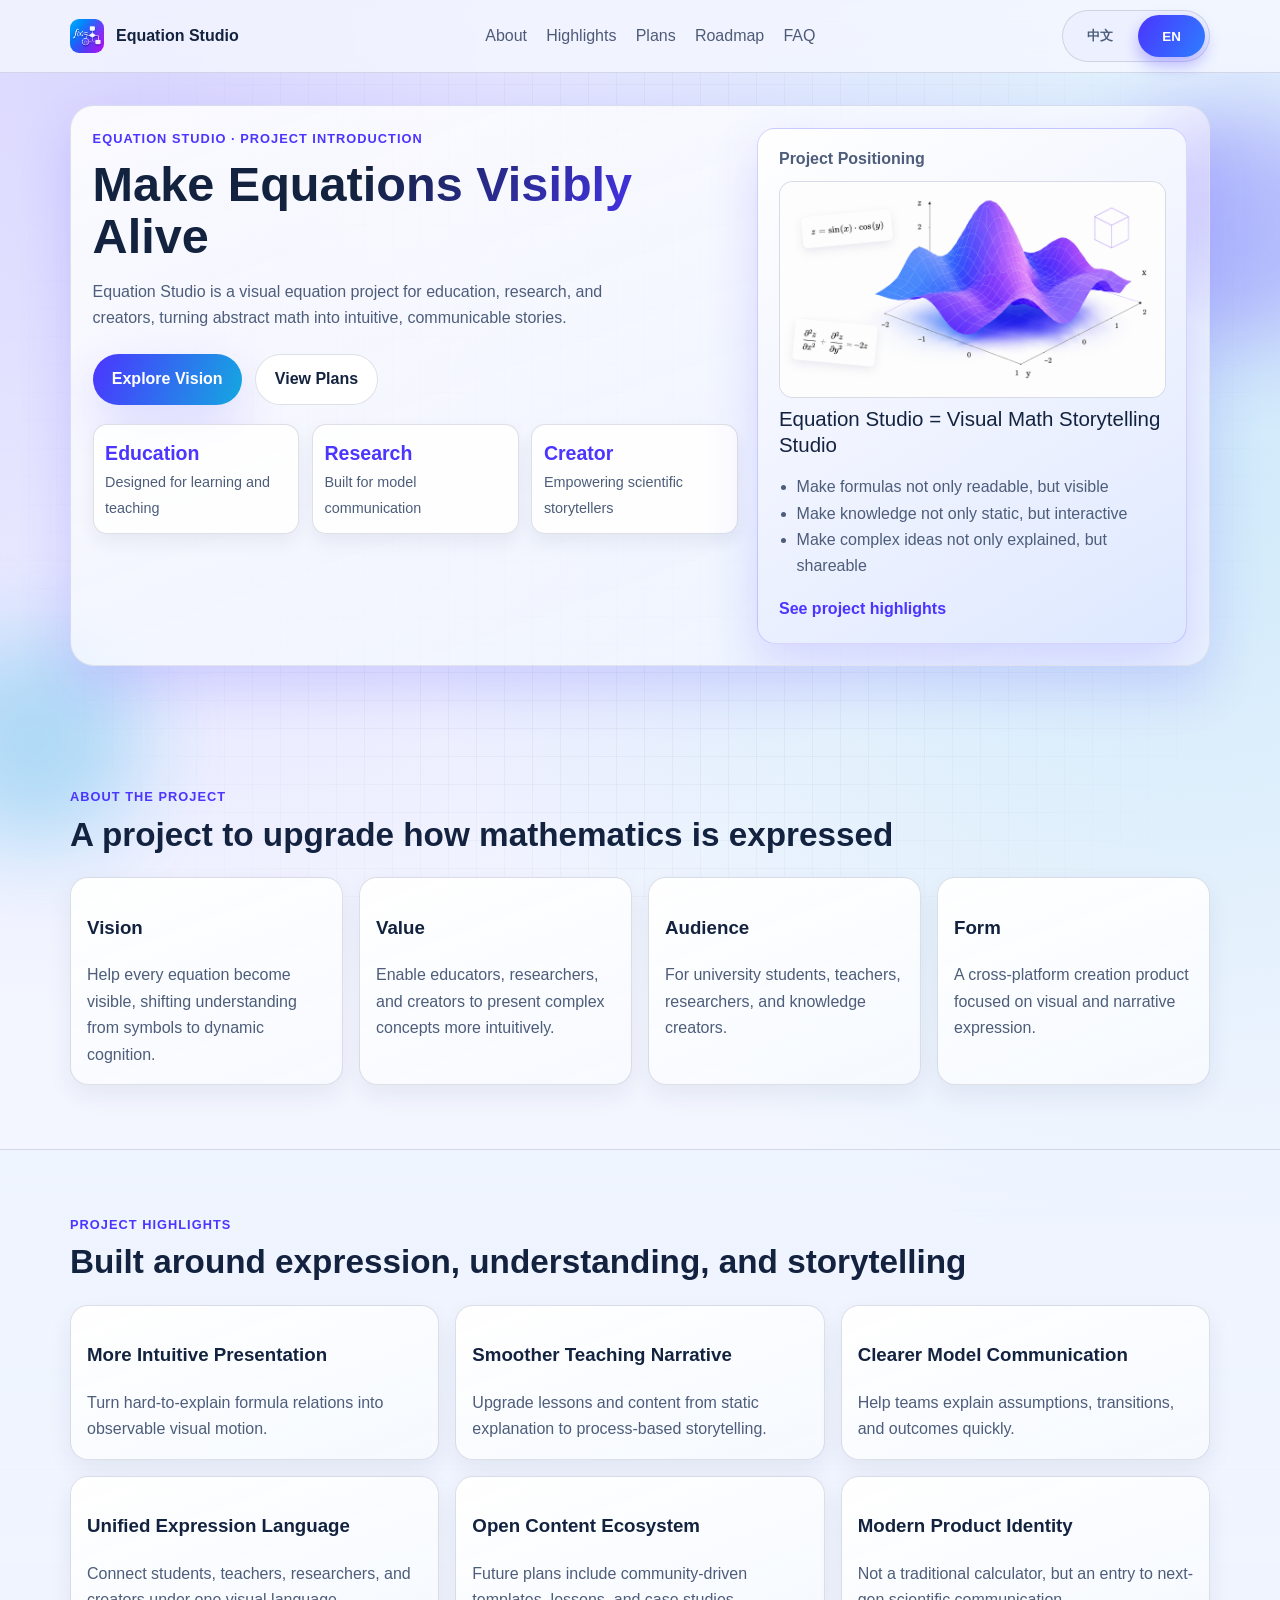
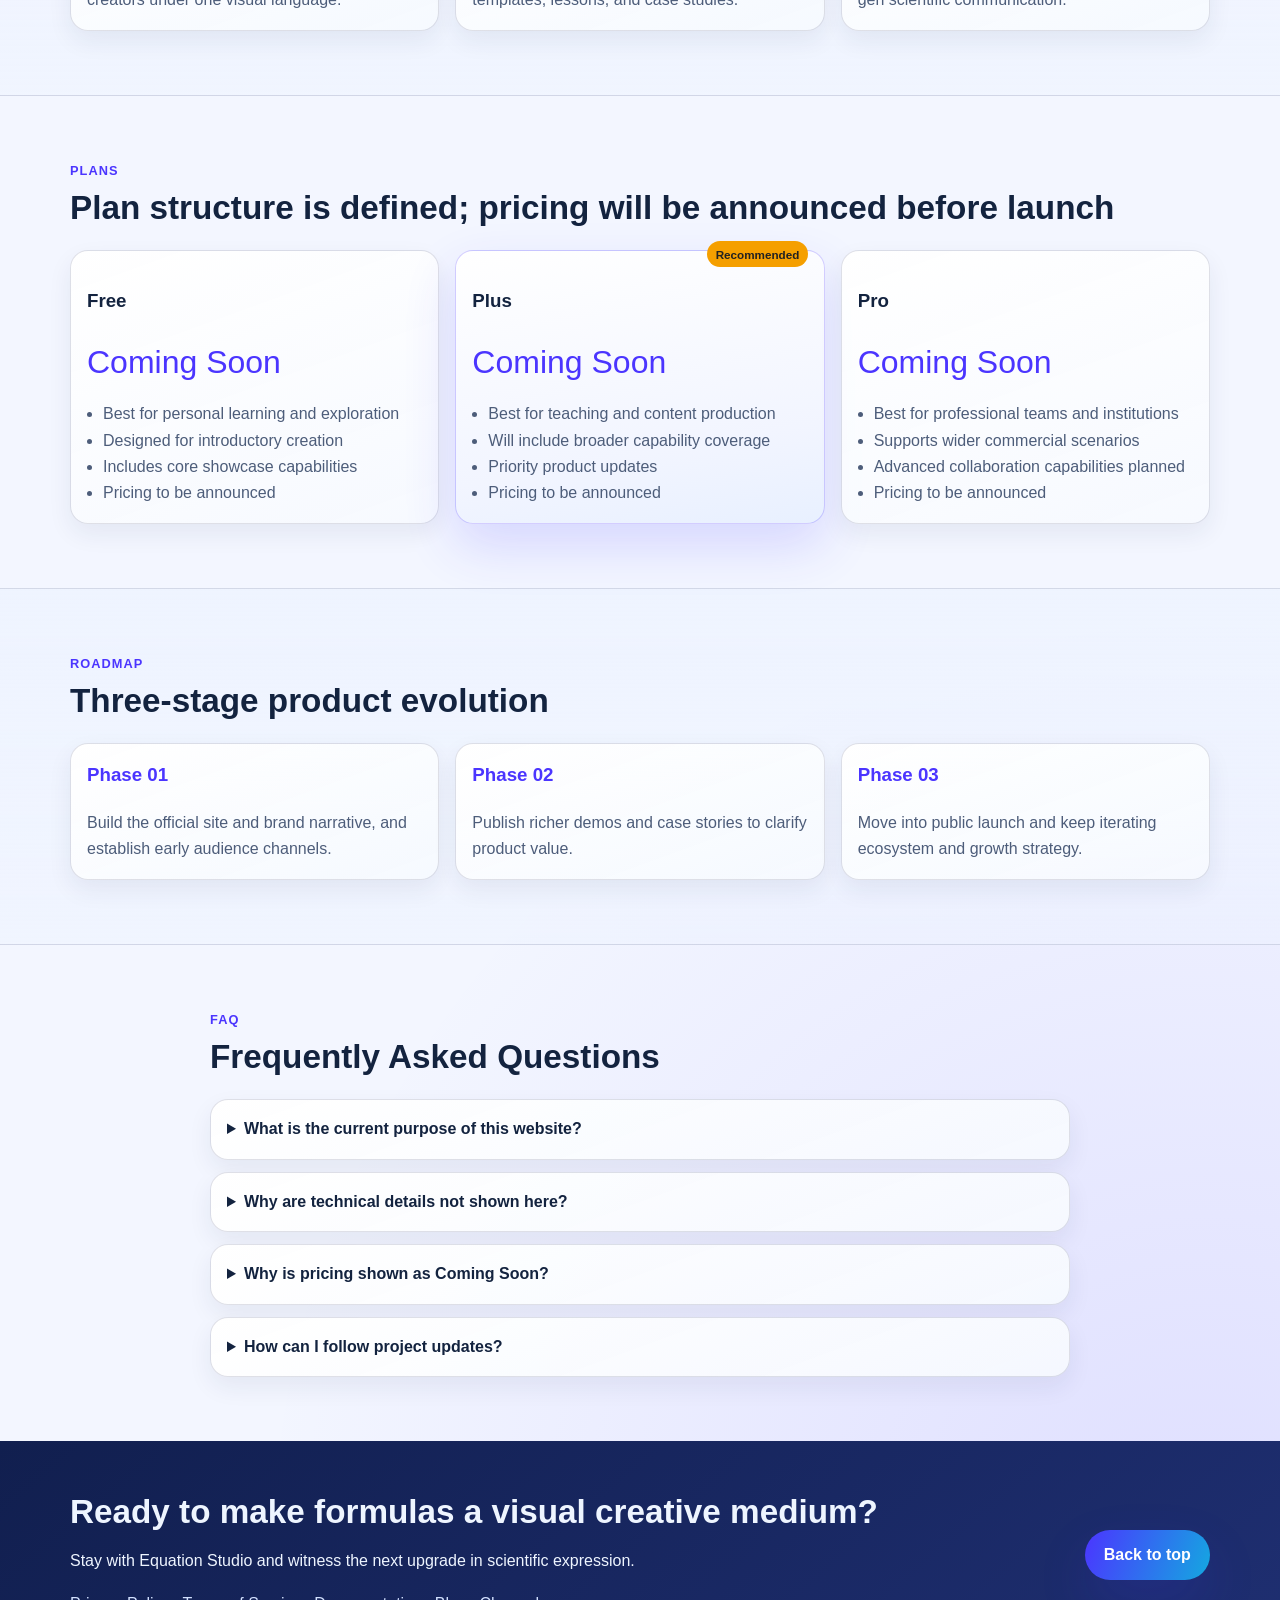
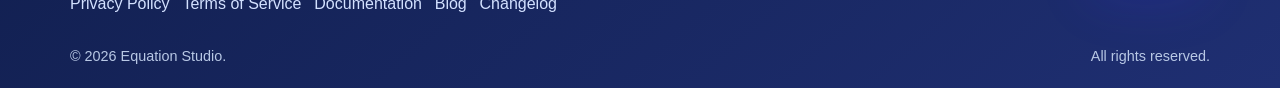
<file: index.html>
<!doctype html>
<html lang="zh-CN">
<head>
  <meta charset="UTF-8" />
  <meta name="viewport" content="width=device-width, initial-scale=1.0" />
  <title>Equation Studio | 方程工坊</title>
  <meta name="description" content="Equation Studio（方程工坊）是一个将抽象公式转化为直观表达的创作官网，服务教育、科研与科学传播。" />
  <meta name="keywords" content="Equation Studio, 方程工坊, 公式可视化, 教育创新, 科学传播" />
  <meta name="theme-color" content="#0f3dff" />
  <meta property="og:type" content="website" />
  <meta property="og:title" content="Equation Studio | 看见公式运行的过程" />
  <meta property="og:description" content="一个面向未来教育与科学传播的可视化公式创作项目。" />
  <meta property="og:image" content="assets/img/logo.png" />
  <meta property="og:url" content="https://equation-studio.github.io/EquationStudio/" />
  <meta name="twitter:card" content="summary_large_image" />
  <meta name="twitter:title" content="Equation Studio | 方程工坊" />
  <meta name="twitter:description" content="Visual Equation Creation for Education and Scientific Storytelling" />
  <link rel="canonical" href="https://equation-studio.github.io/EquationStudio/" />
  <link rel="stylesheet" href="assets/css/styles.css" />
  <script type="application/ld+json">
  {
    "@context": "https://schema.org",
    "@type": "SoftwareApplication",
    "name": "Equation Studio",
    "applicationCategory": "EducationalApplication",
    "operatingSystem": "iOS, iPadOS, macOS",
    "description": "A visual equation creation project for education and scientific communication."
  }
  </script>
</head>
<body>
  <div class="bg-orb orb-a" aria-hidden="true"></div>
  <div class="bg-orb orb-b" aria-hidden="true"></div>
  <div class="tech-grid" aria-hidden="true"></div>

  <header class="site-header" id="top">
    <div class="container nav-wrap">
      <a class="brand" href="#hero" aria-label="Equation Studio Home">
        <img src="assets/img/logo.png" alt="Equation Studio logo" />
        <span>Equation Studio</span>
      </a>

      <button class="menu-toggle" id="menuToggle" aria-label="Open menu" aria-expanded="false">☰</button>

      <nav class="site-nav" id="siteNav" aria-label="Main navigation">
        <a href="#about" data-i18n="navAbout">项目介绍</a>
        <a href="#features" data-i18n="navHighlights">亮点</a>
        <a href="#plans" data-i18n="navPlans">计划</a>
        <a href="#roadmap" data-i18n="navRoadmap">路线图</a>
        <a href="#faq" data-i18n="navFaq">常见问题</a>
      </nav>

      <fieldset class="lang-switch" aria-label="Language switch">
        <legend class="sr-only">Language switch</legend>
        <button class="lang-btn active" data-lang="zh">中文</button>
        <button class="lang-btn" data-lang="en">EN</button>
      </fieldset>
    </div>
  </header>

  <main>
    <section class="hero" id="hero">
      <div class="container hero-grid">
        <div class="hero-copy reveal">
          <p class="kicker" data-i18n="heroKicker">Equation Studio · Project Introduction</p>
          <h1 data-i18n="heroTitle">看见公式运行的过程</h1>
          <p class="hero-desc" data-i18n="heroDesc">
            Equation Studio 是一个面向教育、科研与内容创作的可视化公式项目，让抽象数学表达变得直观、可讲述、可分享。
          </p>
          <div class="hero-actions">
            <a class="btn btn-primary" href="#about" data-i18n="heroPrimary">了解项目愿景</a>
            <a class="btn btn-ghost" href="#plans" data-i18n="heroSecondary">查看合作计划</a>
          </div>
          <div class="hero-metrics">
            <article>
              <strong data-i18n="metric1Value">Education</strong>
              <span data-i18n="metric1Label">面向学习与教学场景</span>
            </article>
            <article>
              <strong data-i18n="metric2Value">Research</strong>
              <span data-i18n="metric2Label">支持模型表达与传播</span>
            </article>
            <article>
              <strong data-i18n="metric3Value">Creator</strong>
              <span data-i18n="metric3Label">服务知识创作者叙事</span>
            </article>
          </div>
        </div>

        <aside class="hero-panel reveal" aria-label="Project positioning panel">
          <h2 data-i18n="panelTitle">项目定位</h2>
          <img class="hero-art" src="assets/img/hero-original.png" alt="Equation Studio visual equation illustration" />
          <p class="panel-eq" data-i18n="panelEq">Equation Studio = Visual Math Storytelling Studio</p>
          <ul>
            <li data-i18n="panelItem1">让公式不止可读，而是可被看见</li>
            <li data-i18n="panelItem2">让知识表达不止静态，而是可交互</li>
            <li data-i18n="panelItem3">让复杂概念不止解释，而是可传播</li>
          </ul>
          <a href="#features" class="panel-link" data-i18n="panelLink">查看项目亮点</a>
        </aside>
      </div>
    </section>

    <section class="section" id="about">
      <div class="container">
        <header class="section-head reveal">
          <p class="kicker" data-i18n="aboutKicker">About The Project</p>
          <h2 data-i18n="aboutTitle">这是一个关于“数学表达方式升级”的项目</h2>
        </header>
        <div class="card-grid four">
          <article class="card reveal">
            <h3 data-i18n="about1Title">项目愿景</h3>
            <p data-i18n="about1Desc">让每一个公式都能被看见，让理解从符号记忆转向动态认知。</p>
          </article>
          <article class="card reveal">
            <h3 data-i18n="about2Title">项目价值</h3>
            <p data-i18n="about2Desc">帮助教学、科研与创作团队以更直观方式呈现复杂概念。</p>
          </article>
          <article class="card reveal">
            <h3 data-i18n="about3Title">项目人群</h3>
            <p data-i18n="about3Desc">覆盖大学生、教师、科研人员与知识内容创作者。</p>
          </article>
          <article class="card reveal">
            <h3 data-i18n="about4Title">项目形态</h3>
            <p data-i18n="about4Desc">以跨平台创作工具为目标，聚焦“可视化 + 叙事化”表达体验。</p>
          </article>
        </div>
      </div>
    </section>

    <section class="section alt" id="features">
      <div class="container">
        <header class="section-head reveal">
          <p class="kicker" data-i18n="featureKicker">Project Highlights</p>
          <h2 data-i18n="featureTitle">围绕表达、理解与传播设计体验</h2>
        </header>
        <div class="card-grid three">
          <article class="feature-card reveal">
            <h3 data-i18n="f1Title">更直观的知识呈现</h3>
            <p data-i18n="f1Desc">把难以讲清的公式关系，转化为可观察的动态画面。</p>
          </article>
          <article class="feature-card reveal">
            <h3 data-i18n="f2Title">更顺滑的教学叙事</h3>
            <p data-i18n="f2Desc">让课堂和内容制作从静态讲述升级为过程化讲述。</p>
          </article>
          <article class="feature-card reveal">
            <h3 data-i18n="f3Title">更清晰的模型沟通</h3>
            <p data-i18n="f3Desc">在团队协作中快速解释模型假设、变化与结果关系。</p>
          </article>
          <article class="feature-card reveal">
            <h3 data-i18n="f4Title">更统一的创作语言</h3>
            <p data-i18n="f4Desc">连接学生、老师、研究者与创作者，统一表达语境。</p>
          </article>
          <article class="feature-card reveal">
            <h3 data-i18n="f5Title">更开放的内容生态</h3>
            <p data-i18n="f5Desc">未来将支持模板、课程和案例的社区共建与共享。</p>
          </article>
          <article class="feature-card reveal">
            <h3 data-i18n="f6Title">更现代的产品形象</h3>
            <p data-i18n="f6Desc">不是传统计算器，而是下一代科学表达平台的官网入口。</p>
          </article>
        </div>
      </div>
    </section>

    <section class="section" id="plans">
      <div class="container">
        <header class="section-head reveal">
          <p class="kicker" data-i18n="plansKicker">Plans</p>
          <h2 data-i18n="plansTitle">版本计划已定义，价格将在正式发布前公布</h2>
        </header>
        <div class="price-grid">
          <article class="price-card reveal">
            <h3>Free</h3>
            <p class="price" data-i18n="freeState">Coming Soon</p>
            <ul>
              <li data-i18n="free1">适合个人学习与探索</li>
              <li data-i18n="free2">面向入门创作体验</li>
              <li data-i18n="free3">开放基础展示能力</li>
              <li data-i18n="free4">价格待公布</li>
            </ul>
          </article>
          <article class="price-card featured reveal">
            <span class="badge" data-i18n="plusBadge">Recommended</span>
            <h3>Plus</h3>
            <p class="price" data-i18n="plusState">Coming Soon</p>
            <ul>
              <li data-i18n="plus1">适合教学与内容制作</li>
              <li data-i18n="plus2">将提供更完整能力范围</li>
              <li data-i18n="plus3">优先获得更新通知</li>
              <li data-i18n="plus4">价格待公布</li>
            </ul>
          </article>
          <article class="price-card reveal">
            <h3>Pro</h3>
            <p class="price" data-i18n="proState">Coming Soon</p>
            <ul>
              <li data-i18n="pro1">适合专业团队与机构</li>
              <li data-i18n="pro2">支持更广泛的商业场景</li>
              <li data-i18n="pro3">将开放高级协作能力</li>
              <li data-i18n="pro4">价格待公布</li>
            </ul>
          </article>
        </div>
      </div>
    </section>

    <section class="section alt" id="roadmap">
      <div class="container">
        <header class="section-head reveal">
          <p class="kicker">Roadmap</p>
          <h2 data-i18n="roadmapTitle">三阶段产品演进</h2>
        </header>
        <div class="timeline">
          <article class="milestone reveal">
            <h3 data-i18n="roadmapP1">Phase 01</h3>
            <p data-i18n="roadmapV1">完成项目官网与品牌信息建设，建立早期用户沟通渠道。</p>
          </article>
          <article class="milestone reveal">
            <h3 data-i18n="roadmapP2">Phase 02</h3>
            <p data-i18n="roadmapV2">开放更多产品演示内容与案例，形成清晰的产品价值认知。</p>
          </article>
          <article class="milestone reveal">
            <h3 data-i18n="roadmapP3">Phase 03</h3>
            <p data-i18n="roadmapV3">进入公开发布阶段，持续迭代生态内容与用户增长体系。</p>
          </article>
        </div>
      </div>
    </section>

    <section class="section" id="faq">
      <div class="container narrow">
        <header class="section-head reveal">
          <p class="kicker">FAQ</p>
          <h2 data-i18n="faqTitle">常见问题</h2>
        </header>
        <div class="faq-list">
          <details class="faq-item reveal">
            <summary data-i18n="faqQ1">这个官网目前是什么定位？</summary>
            <p data-i18n="faqA1">它是 Equation Studio 的项目介绍官网，用于展示愿景、价值和发展方向。</p>
          </details>
          <details class="faq-item reveal">
            <summary data-i18n="faqQ2">为什么不展示具体技术细节？</summary>
            <p data-i18n="faqA2">当前页面聚焦对外介绍，技术实现会在后续文档与发布说明中逐步公开。</p>
          </details>
          <details class="faq-item reveal">
            <summary data-i18n="faqQ3">为什么价格显示为 Coming Soon？</summary>
            <p data-i18n="faqA3">定价策略仍在评估阶段，官网会在正式发布前统一公布。</p>
          </details>
          <details class="faq-item reveal">
            <summary data-i18n="faqQ4">我可以提前关注项目动态吗？</summary>
            <p data-i18n="faqA4">可以。你可以通过文档、博客和更新日志持续关注项目进展。</p>
          </details>
        </div>
      </div>
    </section>
  </main>

  <footer class="site-footer" id="cta-footer">
    <div class="container footer-wrap reveal">
      <div>
        <h2 data-i18n="footerTitle">准备把公式变成可见创作了吗？</h2>
        <p data-i18n="footerDesc">加入 Equation Studio，开启教育与科学传播的新表达方式。</p>
        <p class="footer-links">
          <a href="pages/legal/privacy-policy.html" data-i18n="footerPrivacy">隐私政策</a>
          <a href="pages/legal/terms-of-service.html" data-i18n="footerTerms">服务条款</a>
          <a href="pages/docs/index.html" data-i18n="footerDocs">文档中心</a>
          <a href="pages/blog/index.html" data-i18n="footerBlog">博客</a>
          <a href="pages/changelog/index.html" data-i18n="footerChangelog">更新日志</a>
        </p>
      </div>
      <a href="#top" class="btn btn-primary" data-i18n="footerAction">回到顶部</a>
    </div>
    <p class="copyright">
      <span>© <span id="year"></span> Equation Studio.</span>
      <span data-i18n="copyright">All rights reserved.</span>
    </p>
  </footer>

  <script src="assets/js/main.js"></script>
</body>
</html>
</file>
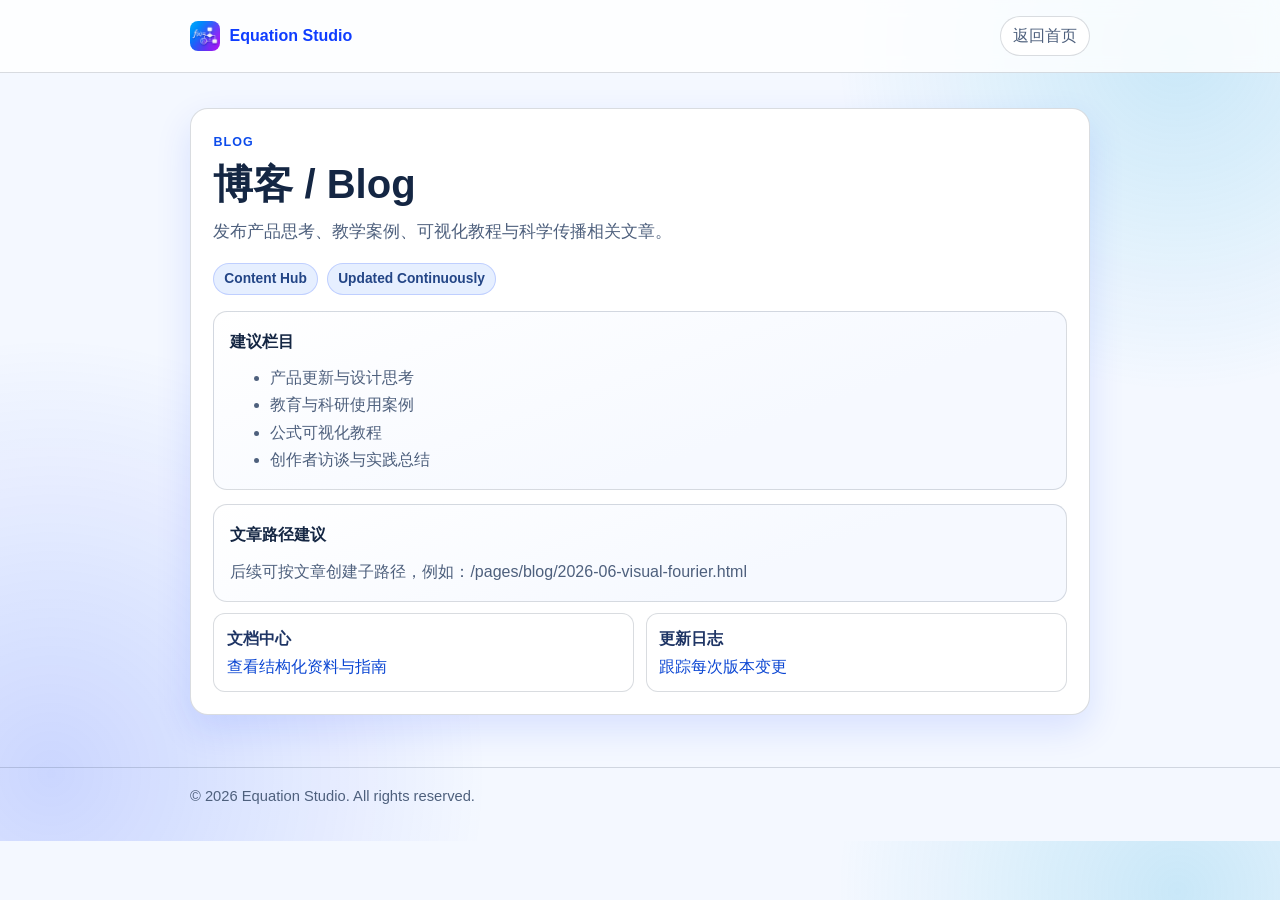
<file: pages/blog/index.html>
<!doctype html>
<html lang="zh-CN">
<head>
  <meta charset="UTF-8" />
  <meta name="viewport" content="width=device-width, initial-scale=1.0" />
  <title>博客 | Equation Studio</title>
  <meta name="description" content="Equation Studio 博客，发布产品思考、教程与案例。" />
  <link rel="stylesheet" href="../../assets/css/page.css" />
</head>
<body>
  <header class="page-header">
    <div class="container">
      <a class="brand" href="../../index.html"><img src="../../assets/img/logo.png" alt="Equation Studio logo" />Equation Studio</a>
      <a class="back-link" href="../../index.html">返回首页</a>
    </div>
  </header>

  <main>
    <div class="container card">
      <p class="eyebrow">Blog</p>
      <h1>博客 / Blog</h1>
      <p class="subtitle">发布产品思考、教学案例、可视化教程与科学传播相关文章。</p>
      <div class="meta-row">
        <span class="chip">Content Hub</span>
        <span class="chip">Updated Continuously</span>
      </div>

      <div class="section-grid">
        <section class="section-item">
          <h3>建议栏目</h3>
          <ul>
            <li>产品更新与设计思考</li>
            <li>教育与科研使用案例</li>
            <li>公式可视化教程</li>
            <li>创作者访谈与实践总结</li>
          </ul>
        </section>

        <section class="section-item">
          <h3>文章路径建议</h3>
          <p>后续可按文章创建子路径，例如：/pages/blog/2026-06-visual-fourier.html</p>
        </section>
      </div>

      <div class="link-grid">
        <a class="link-card" href="../docs/index.html"><strong>文档中心</strong><span>查看结构化资料与指南</span></a>
        <a class="link-card" href="../changelog/index.html"><strong>更新日志</strong><span>跟踪每次版本变更</span></a>
      </div>
    </div>
  </main>

  <footer>
    <div class="container">© 2026 Equation Studio. All rights reserved.</div>
  </footer>
</body>
</html>
</file>
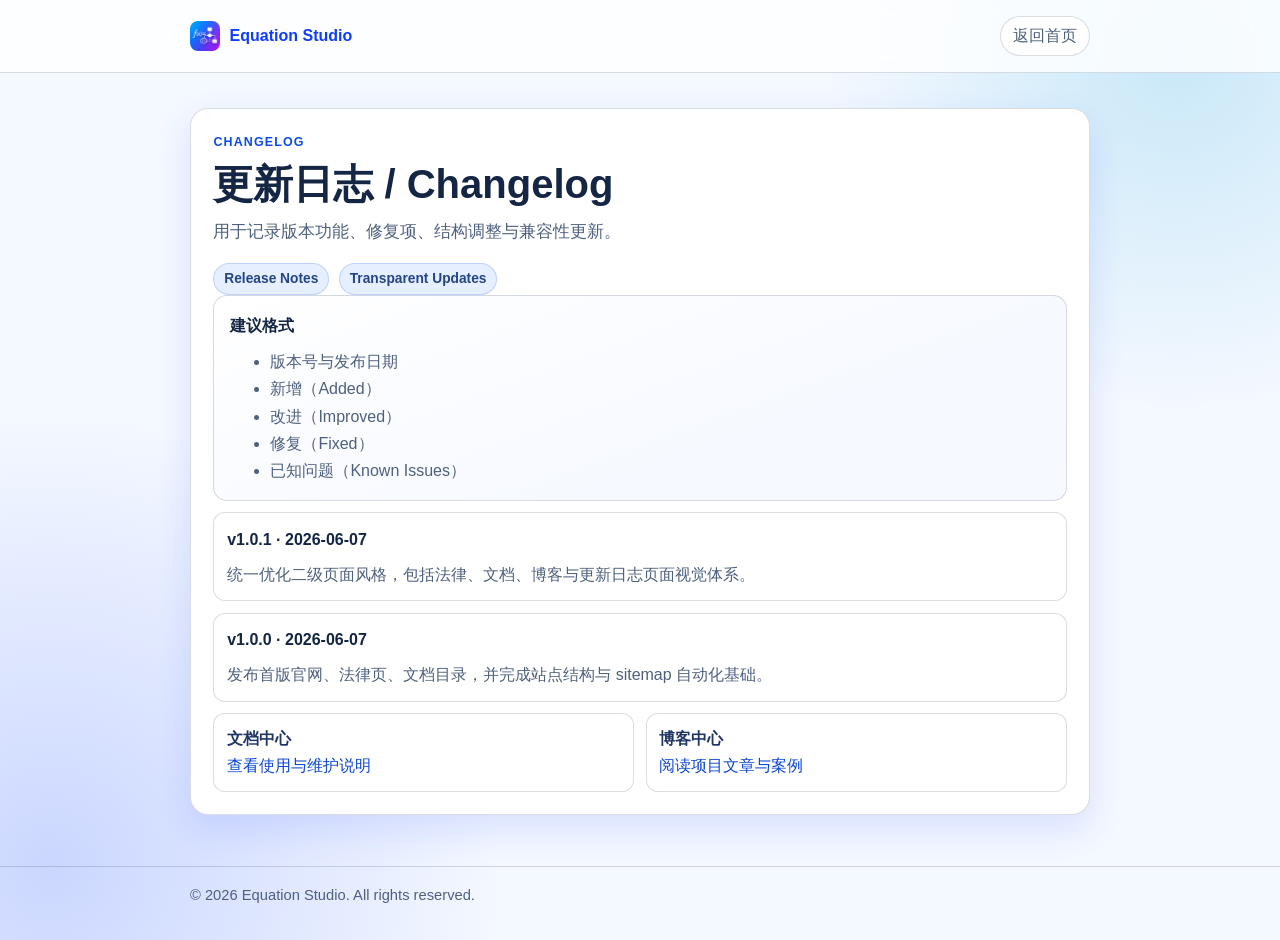
<file: pages/changelog/index.html>
<!doctype html>
<html lang="zh-CN">
<head>
  <meta charset="UTF-8" />
  <meta name="viewport" content="width=device-width, initial-scale=1.0" />
  <title>更新日志 | Equation Studio</title>
  <meta name="description" content="Equation Studio 更新日志，追踪版本迭代与功能变化。" />
  <link rel="stylesheet" href="../../assets/css/page.css" />
</head>
<body>
  <header class="page-header">
    <div class="container">
      <a class="brand" href="../../index.html"><img src="../../assets/img/logo.png" alt="Equation Studio logo" />Equation Studio</a>
      <a class="back-link" href="../../index.html">返回首页</a>
    </div>
  </header>

  <main>
    <div class="container card">
      <p class="eyebrow">Changelog</p>
      <h1>更新日志 / Changelog</h1>
      <p class="subtitle">用于记录版本功能、修复项、结构调整与兼容性更新。</p>
      <div class="meta-row">
        <span class="chip">Release Notes</span>
        <span class="chip">Transparent Updates</span>
      </div>

      <section class="section-item">
        <h3>建议格式</h3>
        <ul>
          <li>版本号与发布日期</li>
          <li>新增（Added）</li>
          <li>改进（Improved）</li>
          <li>修复（Fixed）</li>
          <li>已知问题（Known Issues）</li>
        </ul>
      </section>

      <div class="timeline">
        <article class="item">
          <h3>v1.0.1 · 2026-06-07</h3>
          <p>统一优化二级页面风格，包括法律、文档、博客与更新日志页面视觉体系。</p>
        </article>
        <article class="item">
          <h3>v1.0.0 · 2026-06-07</h3>
          <p>发布首版官网、法律页、文档目录，并完成站点结构与 sitemap 自动化基础。</p>
        </article>
      </div>

      <div class="link-grid">
        <a class="link-card" href="../docs/index.html"><strong>文档中心</strong><span>查看使用与维护说明</span></a>
        <a class="link-card" href="../blog/index.html"><strong>博客中心</strong><span>阅读项目文章与案例</span></a>
      </div>
    </div>
  </main>

  <footer>
    <div class="container">© 2026 Equation Studio. All rights reserved.</div>
  </footer>
</body>
</html>
</file>
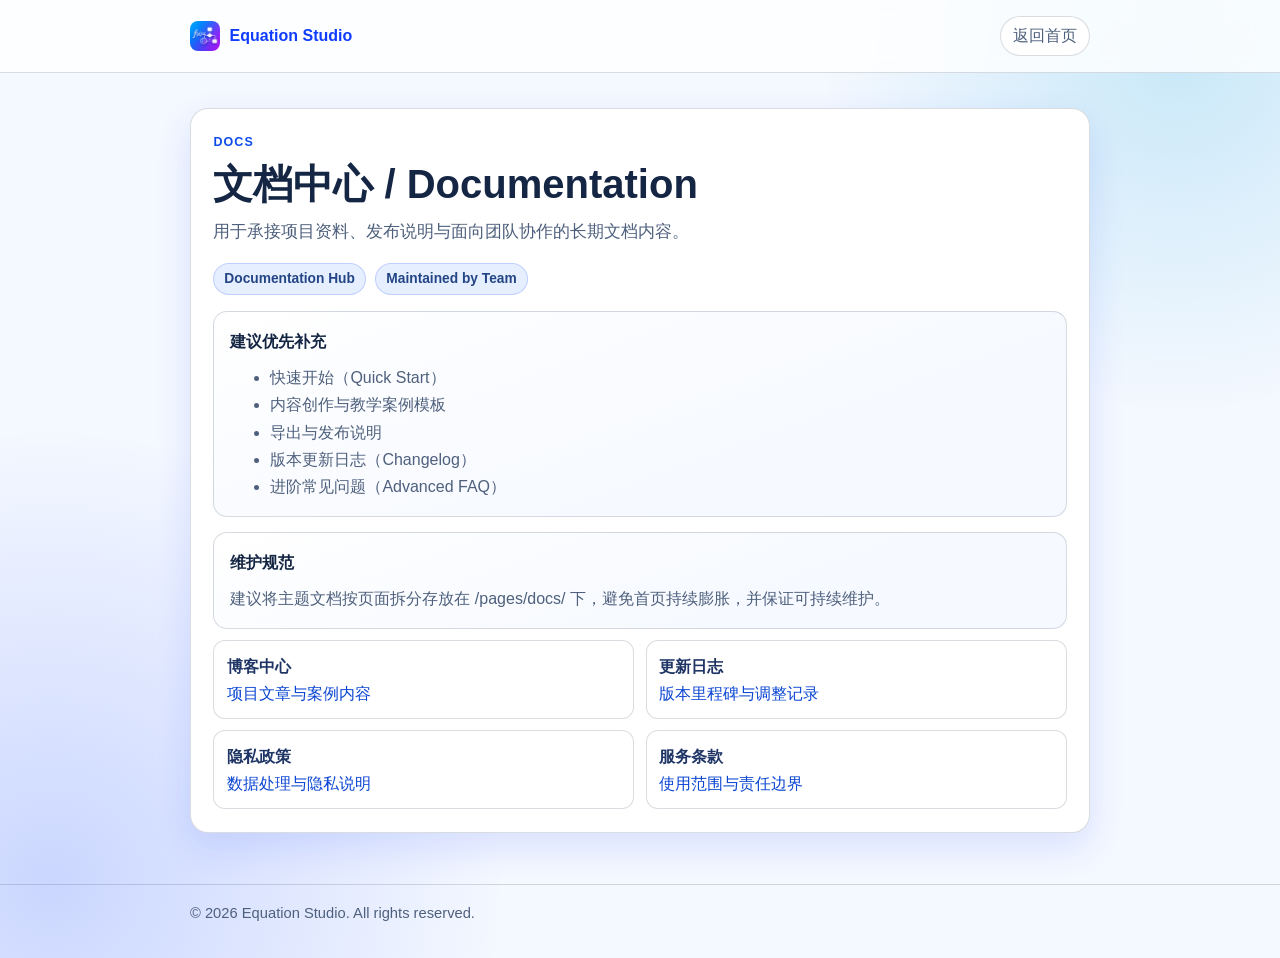
<file: pages/docs/index.html>
<!doctype html>
<html lang="zh-CN">
<head>
  <meta charset="UTF-8" />
  <meta name="viewport" content="width=device-width, initial-scale=1.0" />
  <title>文档中心 | Equation Studio</title>
  <meta name="description" content="Equation Studio 文档中心。" />
  <link rel="stylesheet" href="../../assets/css/page.css" />
</head>
<body>
  <header class="page-header">
    <div class="container">
      <a class="brand" href="../../index.html"><img src="../../assets/img/logo.png" alt="Equation Studio logo" />Equation Studio</a>
      <a class="back-link" href="../../index.html">返回首页</a>
    </div>
  </header>

  <main>
    <div class="container card">
      <p class="eyebrow">Docs</p>
      <h1>文档中心 / Documentation</h1>
      <p class="subtitle">用于承接项目资料、发布说明与面向团队协作的长期文档内容。</p>
      <div class="meta-row">
        <span class="chip">Documentation Hub</span>
        <span class="chip">Maintained by Team</span>
      </div>

      <div class="section-grid">
        <section class="section-item">
          <h3>建议优先补充</h3>
          <ul>
            <li>快速开始（Quick Start）</li>
            <li>内容创作与教学案例模板</li>
            <li>导出与发布说明</li>
            <li>版本更新日志（Changelog）</li>
            <li>进阶常见问题（Advanced FAQ）</li>
          </ul>
        </section>

        <section class="section-item">
          <h3>维护规范</h3>
          <p>建议将主题文档按页面拆分存放在 /pages/docs/ 下，避免首页持续膨胀，并保证可持续维护。</p>
        </section>
      </div>

      <div class="link-grid">
        <a class="link-card" href="../blog/index.html"><strong>博客中心</strong><span>项目文章与案例内容</span></a>
        <a class="link-card" href="../changelog/index.html"><strong>更新日志</strong><span>版本里程碑与调整记录</span></a>
        <a class="link-card" href="../legal/privacy-policy.html"><strong>隐私政策</strong><span>数据处理与隐私说明</span></a>
        <a class="link-card" href="../legal/terms-of-service.html"><strong>服务条款</strong><span>使用范围与责任边界</span></a>
      </div>
    </div>
  </main>

  <footer>
    <div class="container">© 2026 Equation Studio. All rights reserved.</div>
  </footer>
</body>
</html>
</file>
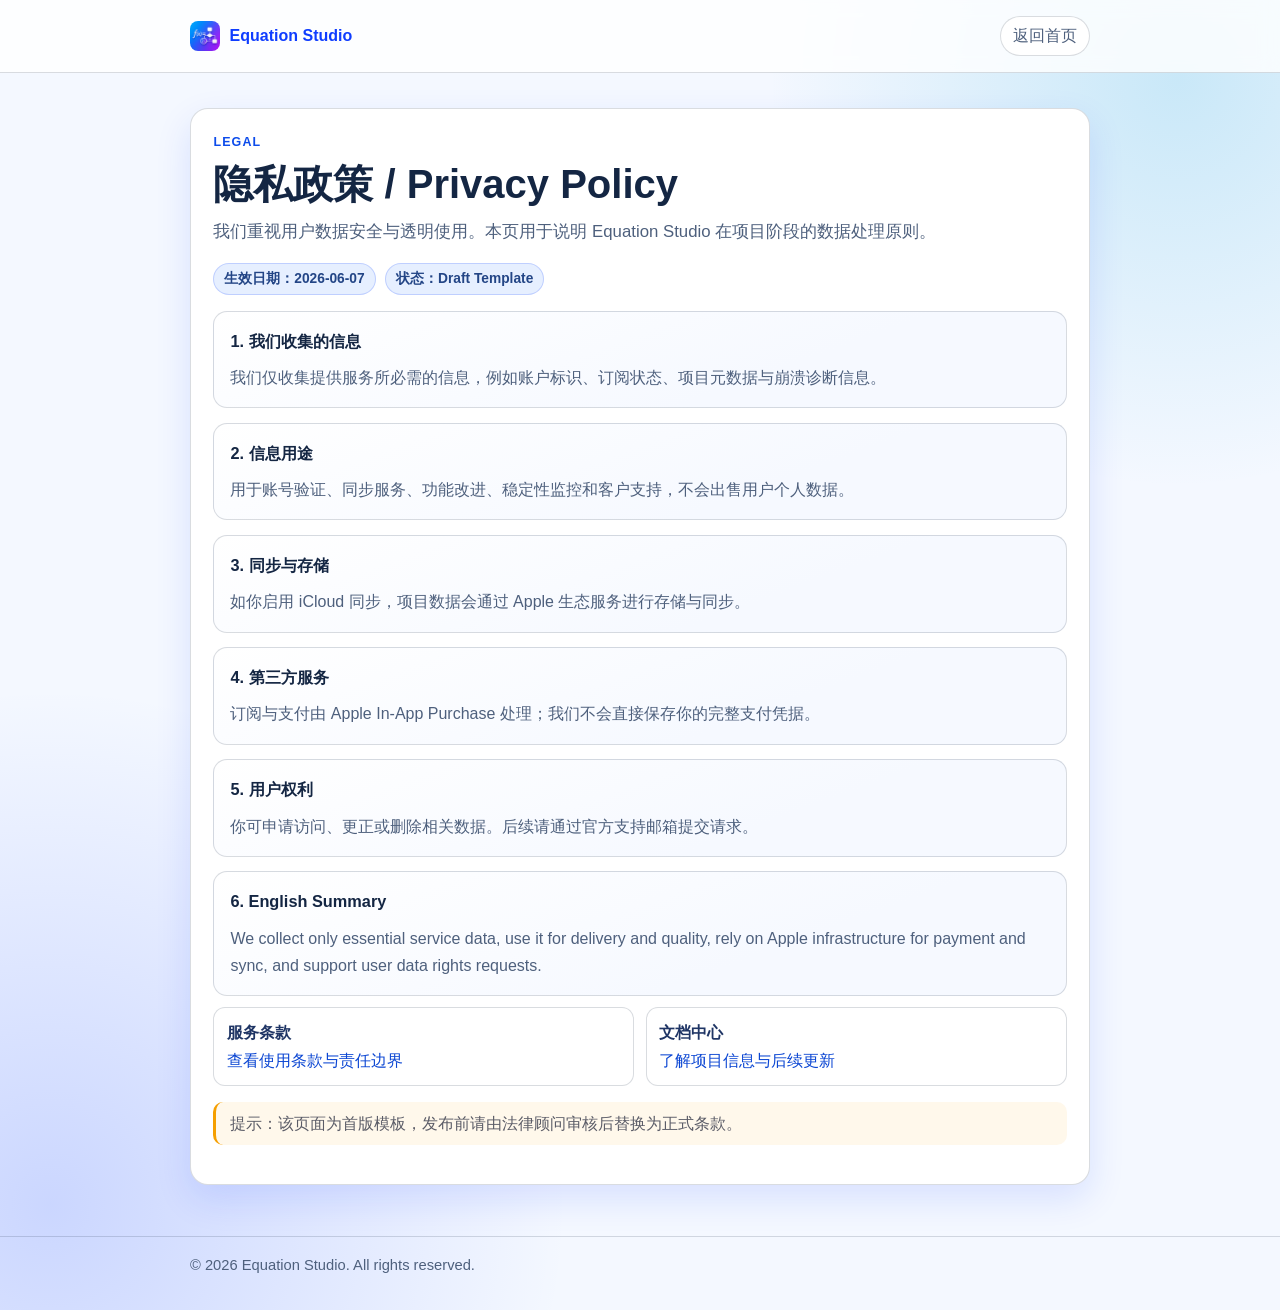
<file: pages/legal/privacy-policy.html>
<!doctype html>
<html lang="zh-CN">
<head>
  <meta charset="UTF-8" />
  <meta name="viewport" content="width=device-width, initial-scale=1.0" />
  <title>隐私政策 | Equation Studio</title>
  <meta name="description" content="Equation Studio 隐私政策页面。" />
  <link rel="stylesheet" href="../../assets/css/page.css" />
</head>
<body>
  <header class="page-header">
    <div class="container">
      <a class="brand" href="../../index.html"><img src="../../assets/img/logo.png" alt="Equation Studio logo" />Equation Studio</a>
      <a class="back-link" href="../../index.html">返回首页</a>
    </div>
  </header>

  <main>
    <div class="container card">
      <p class="eyebrow">Legal</p>
      <h1>隐私政策 / Privacy Policy</h1>
      <p class="subtitle">我们重视用户数据安全与透明使用。本页用于说明 Equation Studio 在项目阶段的数据处理原则。</p>
      <div class="meta-row">
        <span class="chip">生效日期：2026-06-07</span>
        <span class="chip">状态：Draft Template</span>
      </div>

      <div class="section-grid">
        <section class="section-item">
          <h3>1. 我们收集的信息</h3>
          <p>我们仅收集提供服务所必需的信息，例如账户标识、订阅状态、项目元数据与崩溃诊断信息。</p>
        </section>

        <section class="section-item">
          <h3>2. 信息用途</h3>
          <p>用于账号验证、同步服务、功能改进、稳定性监控和客户支持，不会出售用户个人数据。</p>
        </section>

        <section class="section-item">
          <h3>3. 同步与存储</h3>
          <p>如你启用 iCloud 同步，项目数据会通过 Apple 生态服务进行存储与同步。</p>
        </section>

        <section class="section-item">
          <h3>4. 第三方服务</h3>
          <p>订阅与支付由 Apple In-App Purchase 处理；我们不会直接保存你的完整支付凭据。</p>
        </section>

        <section class="section-item">
          <h3>5. 用户权利</h3>
          <p>你可申请访问、更正或删除相关数据。后续请通过官方支持邮箱提交请求。</p>
        </section>

        <section class="section-item">
          <h3>6. English Summary</h3>
          <p>We collect only essential service data, use it for delivery and quality, rely on Apple infrastructure for payment and sync, and support user data rights requests.</p>
        </section>
      </div>

      <div class="link-grid">
        <a class="link-card" href="terms-of-service.html"><strong>服务条款</strong><span>查看使用条款与责任边界</span></a>
        <a class="link-card" href="../docs/index.html"><strong>文档中心</strong><span>了解项目信息与后续更新</span></a>
      </div>

      <p class="notice">提示：该页面为首版模板，发布前请由法律顾问审核后替换为正式条款。</p>
    </div>
  </main>

  <footer>
    <div class="container">© 2026 Equation Studio. All rights reserved.</div>
  </footer>
</body>
</html>
</file>
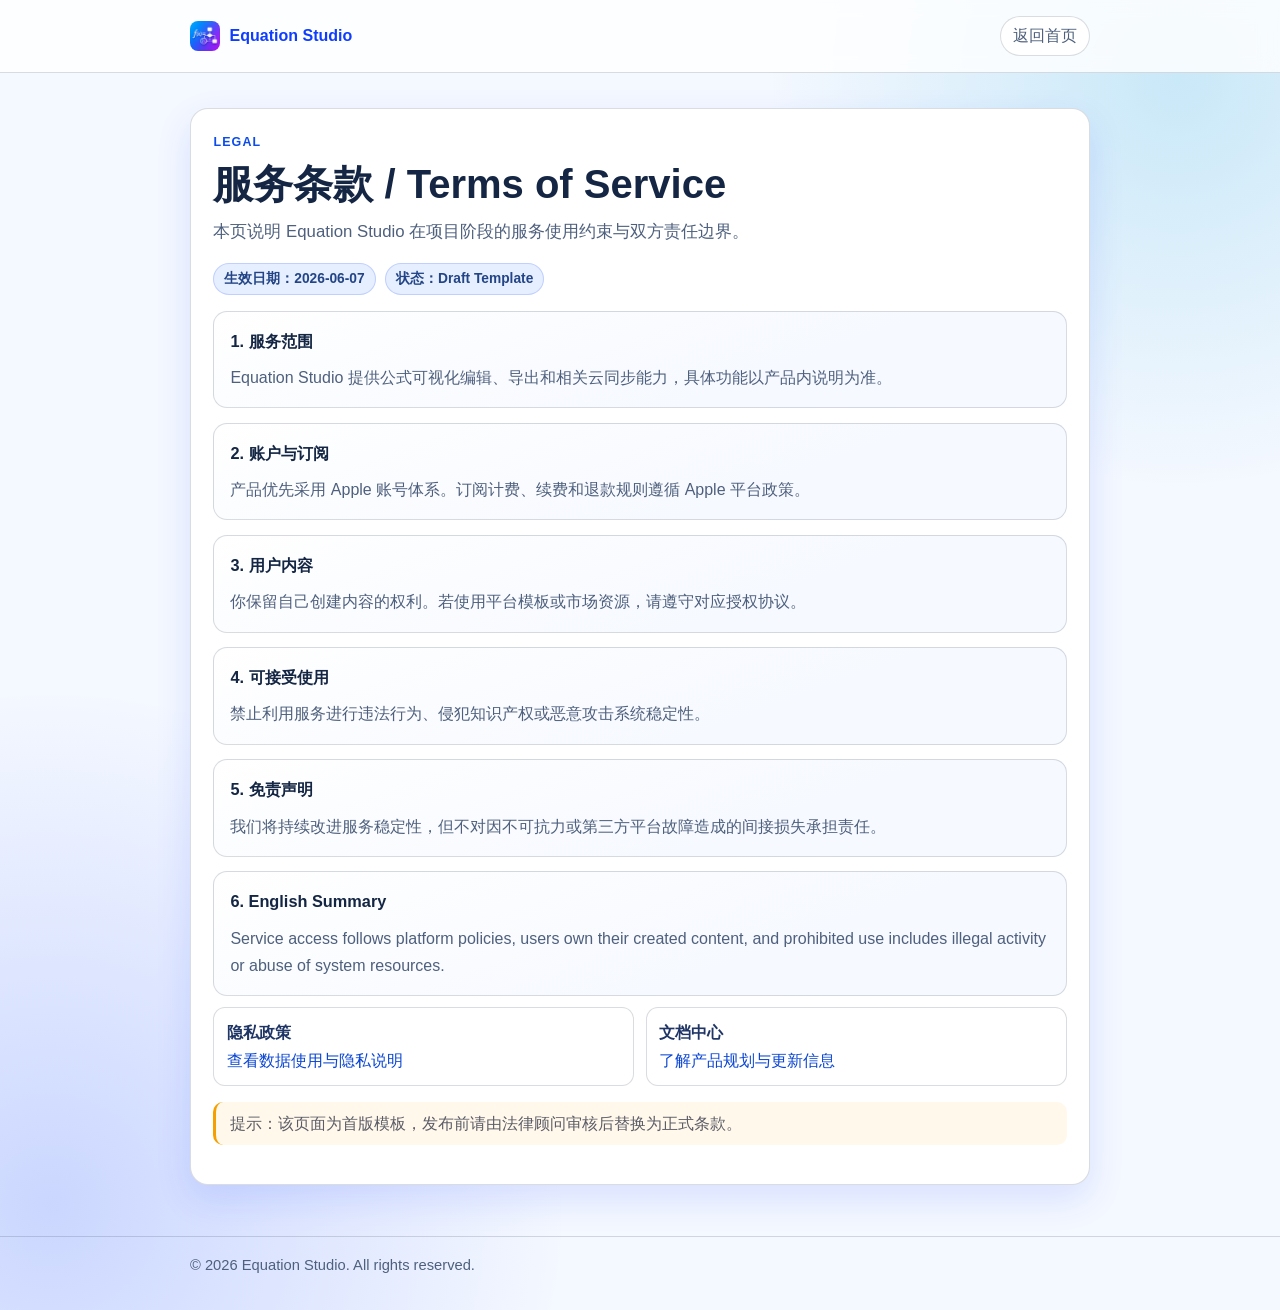
<file: pages/legal/terms-of-service.html>
<!doctype html>
<html lang="zh-CN">
<head>
  <meta charset="UTF-8" />
  <meta name="viewport" content="width=device-width, initial-scale=1.0" />
  <title>服务条款 | Equation Studio</title>
  <meta name="description" content="Equation Studio 服务条款页面。" />
  <link rel="stylesheet" href="../../assets/css/page.css" />
</head>
<body>
  <header class="page-header">
    <div class="container">
      <a class="brand" href="../../index.html"><img src="../../assets/img/logo.png" alt="Equation Studio logo" />Equation Studio</a>
      <a class="back-link" href="../../index.html">返回首页</a>
    </div>
  </header>

  <main>
    <div class="container card">
      <p class="eyebrow">Legal</p>
      <h1>服务条款 / Terms of Service</h1>
      <p class="subtitle">本页说明 Equation Studio 在项目阶段的服务使用约束与双方责任边界。</p>
      <div class="meta-row">
        <span class="chip">生效日期：2026-06-07</span>
        <span class="chip">状态：Draft Template</span>
      </div>

      <div class="section-grid">
        <section class="section-item">
          <h3>1. 服务范围</h3>
          <p>Equation Studio 提供公式可视化编辑、导出和相关云同步能力，具体功能以产品内说明为准。</p>
        </section>

        <section class="section-item">
          <h3>2. 账户与订阅</h3>
          <p>产品优先采用 Apple 账号体系。订阅计费、续费和退款规则遵循 Apple 平台政策。</p>
        </section>

        <section class="section-item">
          <h3>3. 用户内容</h3>
          <p>你保留自己创建内容的权利。若使用平台模板或市场资源，请遵守对应授权协议。</p>
        </section>

        <section class="section-item">
          <h3>4. 可接受使用</h3>
          <p>禁止利用服务进行违法行为、侵犯知识产权或恶意攻击系统稳定性。</p>
        </section>

        <section class="section-item">
          <h3>5. 免责声明</h3>
          <p>我们将持续改进服务稳定性，但不对因不可抗力或第三方平台故障造成的间接损失承担责任。</p>
        </section>

        <section class="section-item">
          <h3>6. English Summary</h3>
          <p>Service access follows platform policies, users own their created content, and prohibited use includes illegal activity or abuse of system resources.</p>
        </section>
      </div>

      <div class="link-grid">
        <a class="link-card" href="privacy-policy.html"><strong>隐私政策</strong><span>查看数据使用与隐私说明</span></a>
        <a class="link-card" href="../docs/index.html"><strong>文档中心</strong><span>了解产品规划与更新信息</span></a>
      </div>

      <p class="notice">提示：该页面为首版模板，发布前请由法律顾问审核后替换为正式条款。</p>
    </div>
  </main>

  <footer>
    <div class="container">© 2026 Equation Studio. All rights reserved.</div>
  </footer>
</body>
</html>
</file>
<file: assets/css/styles.css>
:root {
  --bg: #f3f6ff;
  --bg-soft: #eef3ff;
  --text: #13233f;
  --muted: #4d5d7a;
  --brand: #4b35ff;
  --brand-2: #14a8e0;
  --accent: #f59f00;
  --card: #ffffff;
  --line: rgba(32, 41, 88, 0.14);
  --shadow: 0 22px 52px rgba(65, 52, 255, 0.16);
  --radius: 18px;
}

* {
  box-sizing: border-box;
}

html {
  scroll-behavior: smooth;
}

body {
  margin: 0;
  font-family: "Avenir Next", "Segoe UI Variable", "PingFang SC", "Hiragino Sans GB", "Microsoft YaHei", sans-serif;
  color: var(--text);
  background:
    radial-gradient(circle at 12% 2%, rgba(113, 85, 255, 0.2), transparent 28%),
    radial-gradient(circle at 93% 14%, rgba(20, 168, 224, 0.16), transparent 26%),
    radial-gradient(circle at 94% 96%, rgba(75, 53, 255, 0.12), transparent 28%),
    var(--bg);
  line-height: 1.65;
  position: relative;
}

.tech-grid {
  position: fixed;
  inset: 0;
  pointer-events: none;
  z-index: -2;
  background-image:
    linear-gradient(to right, rgba(32, 41, 88, 0.04) 1px, transparent 1px),
    linear-gradient(to bottom, rgba(32, 41, 88, 0.04) 1px, transparent 1px);
  background-size: 28px 28px;
  -webkit-mask-image: radial-gradient(circle at center, #000 44%, transparent 85%);
  mask-image: radial-gradient(circle at center, #000 44%, transparent 85%);
}

h1,
h2,
h3,
.brand span,
.kicker,
.btn,
.price,
.panel-eq {
  font-family: "Bahnschrift", "Trebuchet MS", "PingFang SC", "Microsoft YaHei", sans-serif;
}

.sr-only {
  position: absolute;
  width: 1px;
  height: 1px;
  padding: 0;
  margin: -1px;
  overflow: hidden;
  clip: rect(0, 0, 0, 0);
  white-space: nowrap;
  border: 0;
}

a {
  color: inherit;
  text-decoration: none;
}

.container {
  width: min(1140px, calc(100% - 2.2rem));
  margin: 0 auto;
}

.site-header {
  position: sticky;
  top: 0;
  z-index: 30;
  -webkit-backdrop-filter: blur(14px);
  backdrop-filter: blur(14px);
  background: rgba(245, 248, 255, 0.78);
  border-bottom: 1px solid var(--line);
}

.nav-wrap {
  display: flex;
  align-items: center;
  justify-content: space-between;
  min-height: 72px;
  gap: 1rem;
}

.brand {
  display: inline-flex;
  align-items: center;
  gap: 0.75rem;
  font-weight: 700;
}

.brand img {
  width: 34px;
  height: 34px;
  border-radius: 9px;
}

.site-nav {
  display: flex;
  align-items: center;
  gap: 1.2rem;
}

.site-nav a {
  color: #4e5b78;
  font-weight: 500;
  position: relative;
}

.site-nav a::after {
  content: "";
  position: absolute;
  left: 0;
  bottom: -0.3rem;
  width: 0;
  height: 2px;
  background: linear-gradient(90deg, var(--brand), var(--brand-2));
  transition: width 0.24s ease;
}

.site-nav a:hover::after {
  width: 100%;
}

.lang-switch {
  margin: 0;
  padding: 0.22rem;
  min-inline-size: 148px;
  display: inline-grid;
  grid-template-columns: 1fr 1fr;
  gap: 0.22rem;
  border: 1px solid rgba(19, 35, 63, 0.14);
  border-radius: 999px;
  background: #edf1ff;
}

.lang-btn {
  border: 0;
  border-radius: 999px;
  background: transparent;
  min-height: 42px;
  padding: 0.46rem 0.9rem;
  color: var(--muted);
  cursor: pointer;
  font-weight: 600;
  letter-spacing: 0.01em;
  transition: background 0.2s ease, color 0.2s ease, transform 0.2s ease;
}

.lang-btn.active {
  color: #fff;
  background: linear-gradient(120deg, #4b35ff, #2d7eff);
  box-shadow: 0 8px 16px rgba(75, 53, 255, 0.34);
}

.lang-btn:hover:not(.active) {
  background: #e2eaf8;
}

.lang-btn:focus-visible {
  outline: 2px solid rgba(15, 61, 255, 0.45);
  outline-offset: 1px;
}

.menu-toggle {
  display: none;
  border: 1px solid var(--line);
  background: #fff;
  border-radius: 10px;
  padding: 0.3rem 0.55rem;
  font-size: 1.1rem;
}


.hero {
  padding: 2rem 0 3.5rem;
}

.hero-grid {
  display: grid;
  grid-template-columns: 1.2fr 0.8fr;
  gap: 1.2rem;
  background: linear-gradient(160deg, rgba(255, 255, 255, 0.86), rgba(239, 244, 255, 0.8));
  border: 1px solid rgba(32, 41, 88, 0.11);
  border-radius: 24px;
  box-shadow: var(--shadow);
  padding: 1.35rem;
  position: relative;
  overflow: hidden;
}

.hero-grid::before {
  content: "";
  position: absolute;
  inset: -15% -20% auto auto;
  width: 340px;
  height: 340px;
  border-radius: 50%;
  background: radial-gradient(circle, rgba(107, 81, 255, 0.26), transparent 62%);
  pointer-events: none;
}

.kicker {
  margin: 0;
  color: var(--brand);
  letter-spacing: 0.08em;
  text-transform: uppercase;
  font-weight: 700;
  font-size: 0.8rem;
}

h1 {
  margin: 0.55rem 0 1rem;
  font-size: clamp(2rem, 3.8vw, 3.6rem);
  line-height: 1.08;
  color: #13233f;
}

@supports ((-webkit-background-clip: text) or (background-clip: text)) {
  h1 {
    background: linear-gradient(120deg, #13233f 40%, #4b35ff 88%);
    -webkit-background-clip: text;
    background-clip: text;
    color: transparent;
  }
}

.hero-desc {
  max-width: 58ch;
  color: var(--muted);
  margin: 0;
}

.hero-actions {
  margin-top: 1.4rem;
  display: flex;
  flex-wrap: wrap;
  gap: 0.8rem;
}

.btn {
  border-radius: 999px;
  padding: 0.72rem 1.2rem;
  font-weight: 700;
  display: inline-flex;
  align-items: center;
  justify-content: center;
  transition: transform 0.2s ease, box-shadow 0.2s ease;
}

.btn:hover {
  transform: translateY(-2px);
}

.btn-primary {
  color: #fff;
  background: linear-gradient(110deg, var(--brand), var(--brand-2));
  box-shadow: var(--shadow);
}

.btn-ghost {
  border: 1px solid var(--line);
  color: var(--text);
  background: #fff;
}

.hero-metrics {
  margin-top: 1.2rem;
  display: grid;
  gap: 0.8rem;
  grid-template-columns: repeat(3, minmax(0, 1fr));
}

.hero-metrics article {
  background: rgba(255, 255, 255, 0.88);
  border: 1px solid var(--line);
  border-radius: 14px;
  padding: 0.72rem;
  box-shadow: 0 8px 18px rgba(32, 41, 88, 0.07);
}

.hero-metrics strong {
  display: block;
  color: var(--brand);
  font-size: 1.22rem;
}

.hero-metrics span {
  color: var(--muted);
  font-size: 0.9rem;
}

.hero-panel {
  background: linear-gradient(150deg, #ffffff, #eef2ff 56%, #dde8ff);
  border: 1px solid rgba(75, 53, 255, 0.2);
  border-radius: var(--radius);
  padding: 1.3rem;
  box-shadow: var(--shadow);
}

.hero-panel h2 {
  margin: 0;
  font-size: 1rem;
  color: var(--muted);
}

.hero-art {
  margin-top: 0.8rem;
  display: block;
  width: 100%;
  height: auto;
  max-width: 100%;
  aspect-ratio: auto;
  border-radius: 14px;
  border: 1px solid rgba(32, 41, 88, 0.14);
  background: #f7f9ff;
}

.panel-eq {
  margin: 0.5rem 0 1rem;
  font-size: 1.28rem;
  line-height: 1.28;
}

.hero-panel ul {
  margin: 0;
  padding-left: 1.1rem;
  color: var(--muted);
}

.panel-link {
  margin-top: 1rem;
  display: inline-block;
  color: var(--brand);
  font-weight: 700;
}

.section {
  padding: 4rem 0;
}

.section.alt {
  background: linear-gradient(180deg, rgba(237, 243, 255, 0.75), rgba(237, 243, 255, 0.42));
  border-top: 1px solid var(--line);
  border-bottom: 1px solid var(--line);
}

.section-head {
  margin-bottom: 1.4rem;
}

h2 {
  margin: 0.45rem 0 0;
  font-size: clamp(1.5rem, 2.6vw, 2.45rem);
  line-height: 1.2;
}

.card-grid {
  display: grid;
  gap: 1rem;
}

.card-grid.four {
  grid-template-columns: repeat(4, minmax(0, 1fr));
}

.card-grid.three {
  grid-template-columns: repeat(3, minmax(0, 1fr));
}

.card,
.feature-card,
.price-card,
.milestone,
.stack article,
.faq-item {
  background: linear-gradient(160deg, rgba(255, 255, 255, 0.95), rgba(246, 249, 255, 0.93));
  border: 1px solid var(--line);
  border-radius: var(--radius);
  padding: 1rem;
  box-shadow: 0 10px 24px rgba(32, 41, 88, 0.07);
}

.card,
.feature-card,
.price-card,
.milestone,
.faq-item {
  transition: transform 0.2s ease, border-color 0.2s ease, box-shadow 0.2s ease;
}

.card:hover,
.feature-card:hover,
.price-card:hover,
.milestone:hover,
.faq-item:hover {
  transform: translateY(-2px);
  border-color: rgba(75, 53, 255, 0.26);
  box-shadow: 0 16px 28px rgba(75, 53, 255, 0.12);
}

.card p,
.feature-card p,
.milestone p,
.stack p {
  margin: 0.45rem 0 0;
  color: var(--muted);
}

.stack {
  display: grid;
  grid-template-columns: repeat(4, minmax(0, 1fr));
  gap: 1rem;
}

.stack h3 {
  margin: 0;
}

.check-grid {
  display: grid;
  grid-template-columns: repeat(2, minmax(0, 1fr));
  gap: 0.75rem;
}

.check {
  margin: 0;
  background: #fff;
  border: 1px solid var(--line);
  border-radius: 999px;
  padding: 0.58rem 1rem;
  font-weight: 500;
}

.check::before {
  content: "✓";
  margin-right: 0.55rem;
  color: var(--brand);
  font-weight: 700;
}

.price-grid {
  display: grid;
  grid-template-columns: repeat(3, minmax(0, 1fr));
  gap: 1rem;
}

.price-card {
  position: relative;
}

.price-card .price {
  margin: 0.4rem 0 0.8rem;
  font-size: 2rem;
  color: var(--brand);
}

.price-card ul {
  margin: 0;
  padding-left: 1rem;
  color: var(--muted);
}

.price-card.featured {
  background: linear-gradient(170deg, #fff, #f2f5ff 70%, #e8f0ff);
  border-color: rgba(75, 53, 255, 0.24);
  box-shadow: var(--shadow);
}

.badge {
  position: absolute;
  top: -0.62rem;
  right: 1rem;
  background: var(--accent);
  color: #212121;
  border-radius: 999px;
  font-size: 0.73rem;
  padding: 0.2rem 0.52rem;
  font-weight: 700;
}

.timeline {
  display: grid;
  grid-template-columns: repeat(3, minmax(0, 1fr));
  gap: 1rem;
}

.milestone h3 {
  margin-top: 0;
  color: var(--brand);
}

.narrow {
  width: min(860px, calc(100% - 2rem));
}

.faq-list {
  display: grid;
  gap: 0.75rem;
}

.faq-item summary {
  font-weight: 700;
  cursor: pointer;
}

.faq-item p {
  color: var(--muted);
}

.site-footer {
  padding: 3.2rem 0 1.2rem;
  background: linear-gradient(140deg, #111f4f, #1f2f72);
  color: #eef5ff;
}

.footer-wrap {
  display: flex;
  align-items: center;
  justify-content: space-between;
  gap: 1.1rem;
}

.footer-wrap h2 {
  margin-top: 0;
}

.footer-links {
  margin: 0.7rem 0 0;
  display: flex;
  flex-wrap: wrap;
  gap: 0.8rem;
}

.footer-links a {
  color: #d3e1ff;
  border-bottom: 1px solid transparent;
  transition: border-color 0.2s ease;
}

.footer-links a:hover {
  border-color: #d3e1ff;
}

.copyright {
  margin: 1.7rem auto 0;
  width: min(1140px, calc(100% - 2rem));
  display: flex;
  justify-content: space-between;
  color: #b8c8e5;
  font-size: 0.9rem;
}

.bg-orb {
  position: fixed;
  border-radius: 50%;
  filter: blur(44px);
  opacity: 0.28;
  pointer-events: none;
  z-index: -1;
}

.orb-a {
  width: 240px;
  height: 240px;
  background: #4b35ff;
  top: 12%;
  right: -80px;
}

.orb-b {
  width: 210px;
  height: 210px;
  background: #14a8e0;
  bottom: 6%;
  left: -70px;
}

.reveal {
  opacity: 0;
  transform: translateY(16px);
  transition: opacity 0.48s ease, transform 0.48s ease;
}

.reveal.visible {
  opacity: 1;
  transform: translateY(0);
}

@supports not ((backdrop-filter: blur(1px)) or (-webkit-backdrop-filter: blur(1px))) {
  .site-header {
    background: rgba(245, 248, 255, 0.96);
  }
}

@supports not ((mask-image: radial-gradient(circle at center, #000 44%, transparent 85%)) or (-webkit-mask-image: radial-gradient(circle at center, #000 44%, transparent 85%))) {
  .tech-grid {
    -webkit-mask-image: none;
    mask-image: none;
    opacity: 0.25;
  }
}

@media (max-width: 1024px) {
  .hero-grid,
  .stack {
    grid-template-columns: 1fr;
  }

  .card-grid.four {
    grid-template-columns: repeat(2, minmax(0, 1fr));
  }

  .card-grid.three,
  .price-grid,
  .timeline {
    grid-template-columns: 1fr 1fr;
  }
}

@media (max-width: 760px) {
  .menu-toggle {
    display: inline-flex;
  }

  .site-nav {
    position: absolute;
    left: 1rem;
    right: 1rem;
    top: 72px;
    flex-direction: column;
    align-items: flex-start;
    gap: 0.75rem;
    padding: 1rem;
    border-radius: 14px;
    border: 1px solid var(--line);
    background: #fff;
    box-shadow: var(--shadow);
    transform-origin: top;
    transform: scaleY(0);
    opacity: 0;
    pointer-events: none;
    transition: transform 0.22s ease, opacity 0.22s ease;
  }

  .site-nav.open {
    transform: scaleY(1);
    opacity: 1;
    pointer-events: auto;
  }

  .lang-switch {
    margin-left: auto;
  }

  .hero,
  .section {
    padding: 3.2rem 0;
  }

  .hero-metrics,
  .card-grid.four,
  .card-grid.three,
  .check-grid,
  .price-grid,
  .timeline {
    grid-template-columns: 1fr;
  }

  .footer-wrap,
  .copyright {
    flex-direction: column;
    align-items: flex-start;
    gap: 0.7rem;
  }
}
</file>
<file: assets/css/page.css>
:root {
  --bg: #f4f8ff;
  --bg-soft: #ebf2ff;
  --text: #142643;
  --muted: #4e607d;
  --line: rgba(20, 38, 67, 0.16);
  --brand: #0f3dff;
  --brand-2: #1ea8dd;
  --chip: #e6efff;
  --card: #ffffff;
  --shadow: 0 14px 36px rgba(15, 61, 255, 0.12);
}

* {
  box-sizing: border-box;
}

body {
  margin: 0;
  font-family: "Avenir Next", "Segoe UI Variable", "PingFang SC", "Hiragino Sans GB", "Microsoft YaHei", sans-serif;
  color: var(--text);
  background:
    radial-gradient(circle at 92% 6%, rgba(30, 168, 221, 0.2), transparent 24%),
    radial-gradient(circle at 4% 92%, rgba(15, 61, 255, 0.18), transparent 30%),
    var(--bg);
  line-height: 1.7;
}

.container {
  width: min(900px, calc(100% - 2rem));
  margin: 0 auto;
}

.page-header {
  position: sticky;
  top: 0;
  z-index: 30;
  border-bottom: 1px solid var(--line);
  background: #ffffffcf;
  backdrop-filter: blur(10px);
}

.page-header .container {
  min-height: 72px;
  display: flex;
  align-items: center;
  justify-content: space-between;
  gap: 1rem;
}

.brand {
  display: inline-flex;
  align-items: center;
  gap: 0.6rem;
  font-weight: 700;
  color: var(--brand);
}

.brand img {
  width: 30px;
  height: 30px;
  border-radius: 8px;
}

.back-link {
  color: var(--muted);
  border: 1px solid var(--line);
  border-radius: 999px;
  padding: 0.35rem 0.75rem;
  background: #fff;
  transition: border-color 0.2s ease;
}

.back-link:hover {
  border-color: rgba(15, 61, 255, 0.4);
}

main {
  padding: 2.2rem 0 3.2rem;
}

.card {
  background: var(--card);
  border: 1px solid var(--line);
  border-radius: 18px;
  padding: 1.4rem;
  box-shadow: var(--shadow);
}

h1 {
  margin: 0;
  font-size: clamp(1.8rem, 3.2vw, 2.5rem);
  line-height: 1.2;
}

h2 {
  margin-top: 1.9rem;
  margin-bottom: 0.4rem;
  font-size: 1.2rem;
}

p,
li {
  color: var(--muted);
}

a {
  color: #0b46d3;
  text-decoration: none;
}

a:hover {
  text-decoration: underline;
}

.eyebrow {
  margin: 0 0 0.45rem;
  color: #0d4ceb;
  font-size: 0.78rem;
  font-weight: 700;
  letter-spacing: 0.09em;
  text-transform: uppercase;
}

.subtitle {
  margin: 0.65rem 0 0;
  font-size: 1.05rem;
}

.meta-row {
  margin-top: 1rem;
  display: flex;
  flex-wrap: wrap;
  gap: 0.6rem;
}

.chip {
  display: inline-flex;
  align-items: center;
  border-radius: 999px;
  border: 1px solid rgba(15, 61, 255, 0.18);
  background: var(--chip);
  color: #234586;
  padding: 0.2rem 0.62rem;
  font-size: 0.86rem;
  font-weight: 600;
}

.section-grid {
  margin-top: 1rem;
  display: grid;
  gap: 0.9rem;
}

.section-item {
  border: 1px solid var(--line);
  border-radius: 14px;
  padding: 1rem;
  background: linear-gradient(160deg, #ffffff, #f6f9ff 65%);
}

.section-item h3 {
  margin: 0;
  font-size: 1.02rem;
}

.section-item p,
.section-item ul {
  margin: 0.55rem 0 0;
}

.link-grid {
  margin-top: 0.7rem;
  display: grid;
  grid-template-columns: repeat(2, minmax(0, 1fr));
  gap: 0.7rem;
}

.link-card {
  display: block;
  border: 1px solid var(--line);
  border-radius: 12px;
  padding: 0.7rem 0.8rem;
  background: #fff;
}

.link-card strong {
  display: block;
  color: #1f3565;
}

.notice {
  margin-top: 1rem;
  border-left: 3px solid #f59f00;
  padding: 0.5rem 0 0.5rem 0.85rem;
  color: #5b5c67;
  background: rgba(245, 159, 0, 0.08);
  border-radius: 10px;
}

.timeline {
  margin-top: 0.7rem;
  display: grid;
  gap: 0.7rem;
}

.timeline .item {
  border: 1px solid var(--line);
  border-radius: 12px;
  background: #fff;
  padding: 0.8rem;
}

.timeline .item h3 {
  margin: 0;
  font-size: 1rem;
}

.timeline .item p {
  margin: 0.45rem 0 0;
}

footer {
  border-top: 1px solid var(--line);
  padding: 1rem 0 2rem;
  color: var(--muted);
  font-size: 0.92rem;
}

@media (max-width: 760px) {
  .page-header .container {
    min-height: 64px;
  }

  .back-link {
    font-size: 0.88rem;
    padding: 0.3rem 0.62rem;
  }

  .card {
    padding: 1rem;
  }

  .link-grid {
    grid-template-columns: 1fr;
  }
}
</file>
